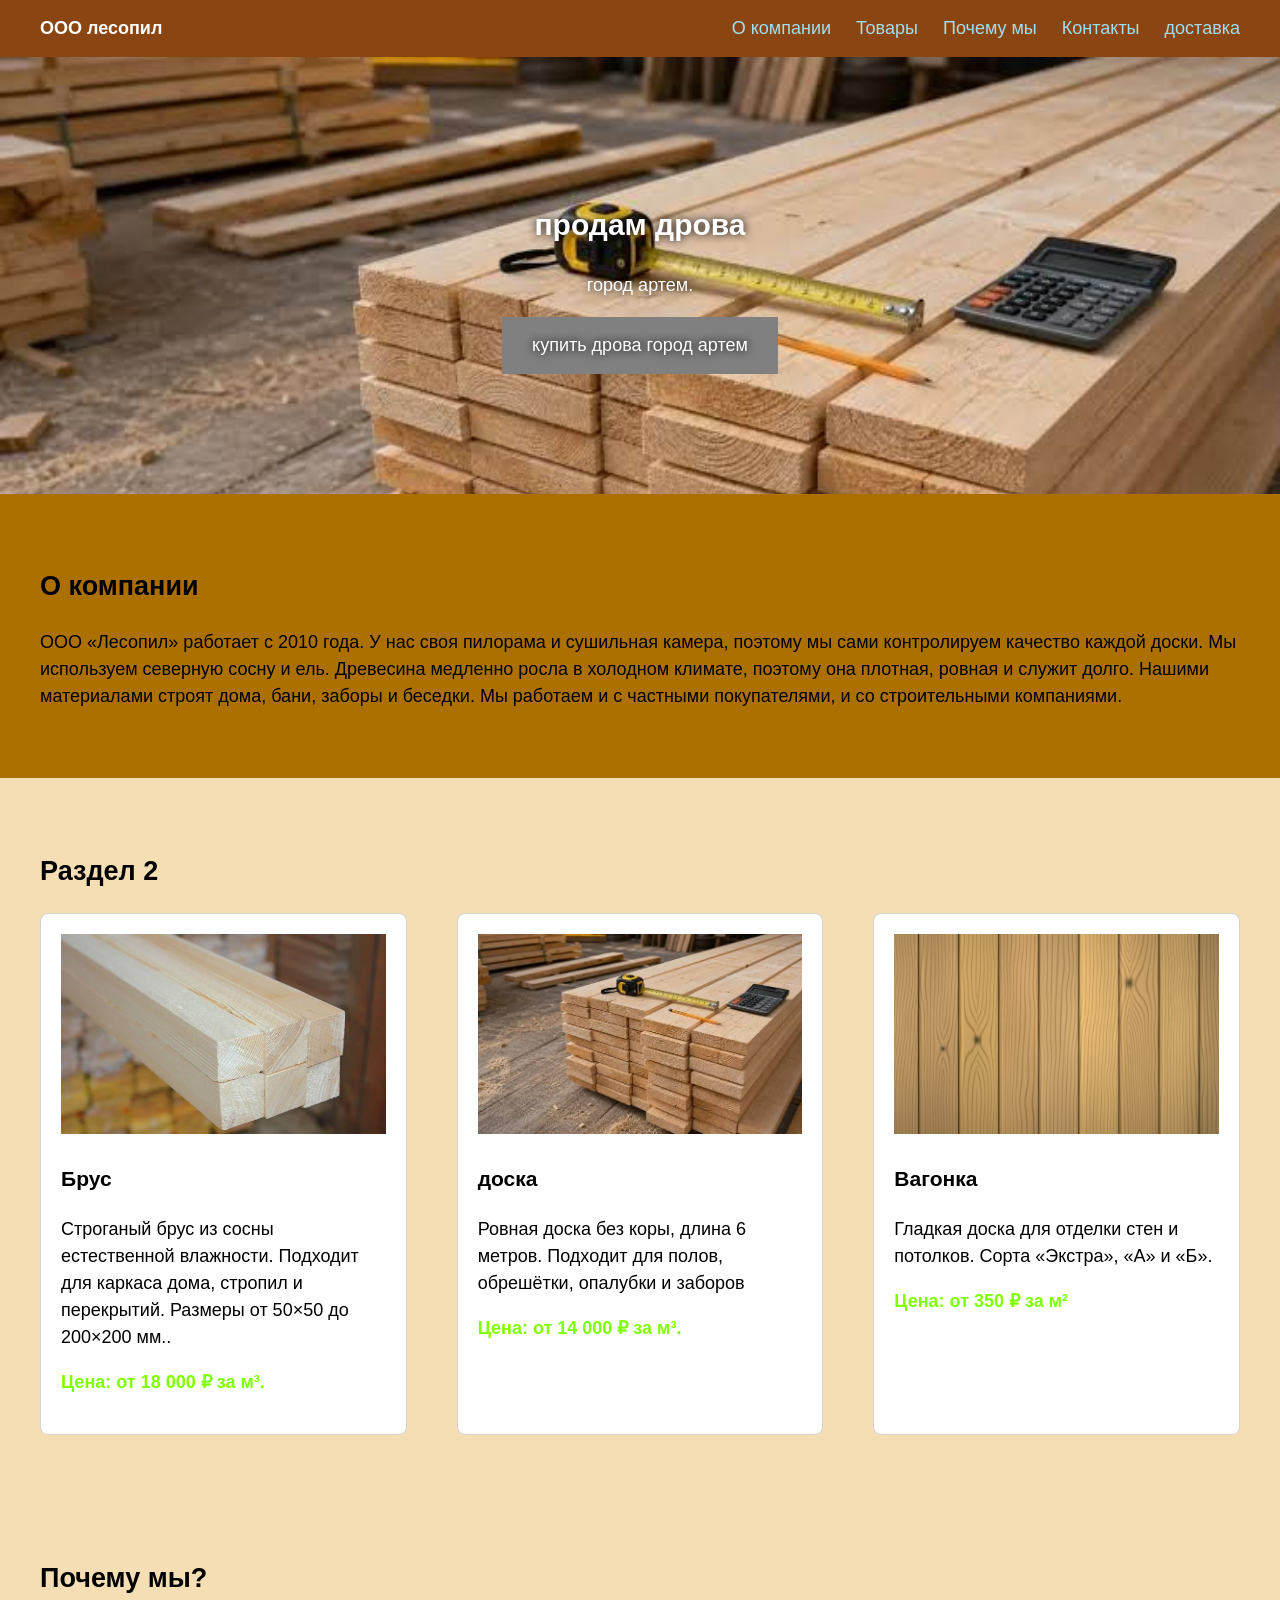
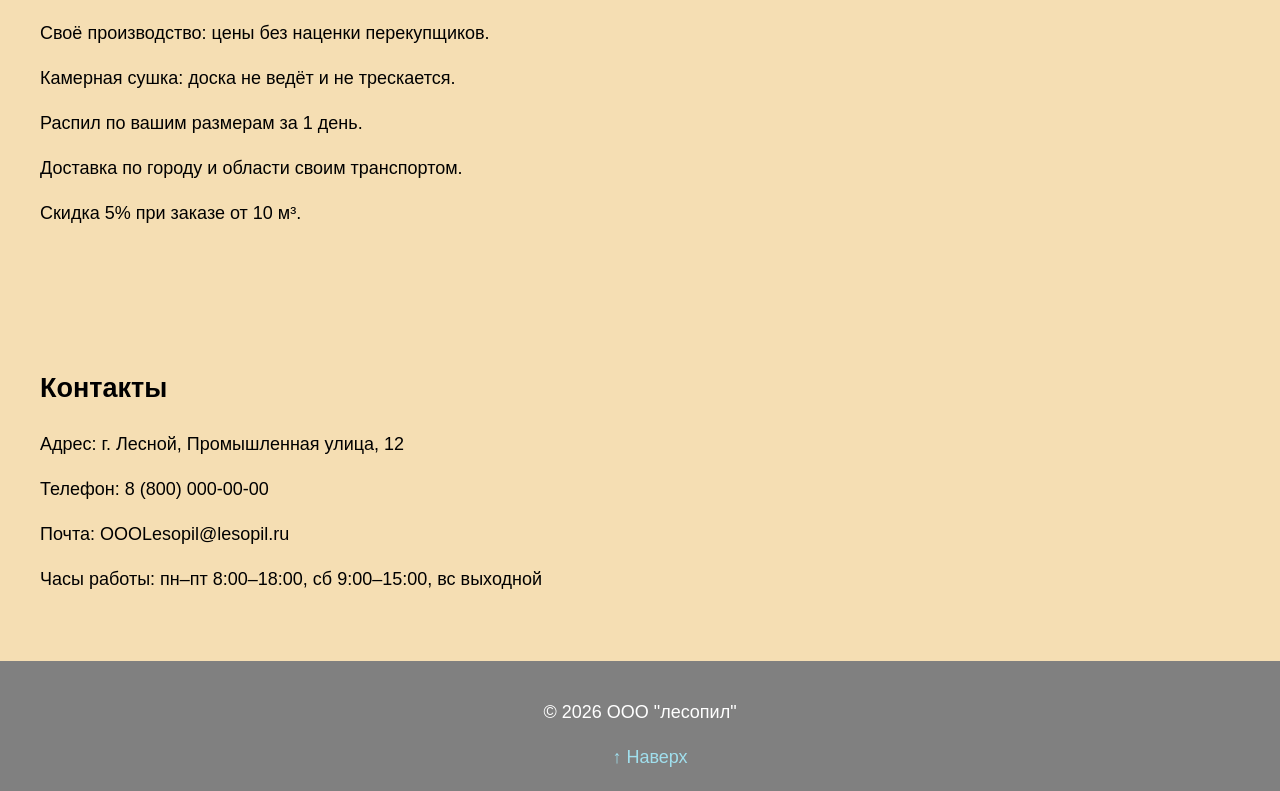
<file: index.html>
<!DOCTYPE html>
<html lang="ru">
<head>
  <meta charset="UTF-8">
  <title>ООО лесопил</title> 
  <link rel="stylesheet" href="style.css">
</head>
<body>

  <!-- ШАБЛОН ЛЕНДИНГА. Найди все комментарии «ИСПРАВЬ» в этом файле и в style.css.
       Текст для сайта бери из файла tekst.txt -->

  <header id="top">
    <b class="logo">ООО лесопил</b> <!-- ИСПРАВЬ: название -->
    <nav>
      <!-- ИСПРАВЬ: в меню должно быть 4 пункта, и каждый должен вести к своему разделу -->
      <a href="#section1">О компании</a>
      <a href="#section2">Товары</a>
      <a href="#section3">Почему мы</a>
      <a href="#section4">Контакты</a>
      <a href="distivka.html">доставка</a>
    
    </nav>
  </header>

  <section class="hero">
    <h1>продам дрова</h1> <!-- ИСПРАВЬ: слоган -->
    <p>город артем.</p> <!-- ИСПРАВЬ -->
    <a href="#" class="button">купить дрова город артем</a> <!-- ИСПРАВЬ: текст кнопки и куда она ведёт -->
  </section>

  <section id="section1"> <!-- ИСПРАВЬ: дай понятный id, например about -->
    <h2>О компании</h2>
    <p> ООО «Лесопил» работает с 2010 года. У нас своя пилорама и сушильная камера, поэтому мы сами контролируем качество каждой доски. Мы используем северную сосну и ель. Древесина медленно росла в холодном климате, поэтому она плотная, ровная и служит долго. Нашими материалами строят дома, бани, заборы и беседки. Мы работаем и с частными покупателями, и со строительными компаниями.</p> <!-- ИСПРАВЬ: вставь 3 абзаца из tekst.txt -->
  </section>

  <section id="section2" class="light"> <!-- ИСПРАВЬ: id -->
    <h2>Раздел 2</h2>
    <div class="cards">
      <!-- ИСПРАВЬ: нужно 3 карточки: брус, доска, вагонка -->
      <div class="card">
        <img src="brus.jpg" alt="Товар"> <!-- ИСПРАВЬ: картинки не видно, такого файла нет -->
        <h3>Брус</h3>
        <p> Строганый брус из сосны естественной влажности. Подходит для каркаса дома, стропил и перекрытий. Размеры от 50×50 до 200×200 мм..</p>
        <p class="price"> Цена: от 18 000 ₽ за м³.</p>
      </div>
      <div class="card">
        <img src="doska.jpg" alt="Товар">
        <h3>доска</h3>
        <p>Ровная доска без коры, длина 6 метров. Подходит для полов, обрешётки, опалубки и заборов</p>
        <p class="price"> Цена: от 14 000 ₽ за м³.</p>
      </div>
      <div class="card">
        <img src="vagonka.jpg" alt="Товар">
        <h3>Вагонка </h3>
        <p>Гладкая доска для отделки стен и потолков. Сорта «Экстра», «А» и «Б».</p>
        <p class="price">Цена: от 350 ₽ за м²</p>
      </div>
    </div>
  </section>
  <section id = "section3" class="light">
    <h1>Почему мы?</h1>
    <p>Своё производство: цены без наценки перекупщиков.</p>
<p>Камерная сушка: доска не ведёт и не трескается.</p>
<p>Распил по вашим размерам за 1 день.</p>
<p>Доставка по городу и области своим транспортом.</p>
<p>Скидка 5% при заказе от 10 м³.</p>
  </section>
  <section id = "section4" class="light">
    <h1>Контакты</h1>
    <p> Адрес: г. Лесной, Промышленная улица, 12</p> <p>Телефон: 8 (800) 000-00-00</p> <p>Почта: OOOLesopil@lesopil.ru</p> <p>Часы работы: пн–пт 8:00–18:00, сб 9:00–15:00, вс выходной</p>
  </section>

  <!-- ИСПРАВЬ: не хватает разделов «Почему мы» (список преимуществ) и «Контакты» -->

  <footer>
    <p>© 2026 ООО "лесопил"</p> <!-- ИСПРАВЬ -->
    <a href="#top">↑ Наверх</a>
  </footer>

</body>
</html>
</file>
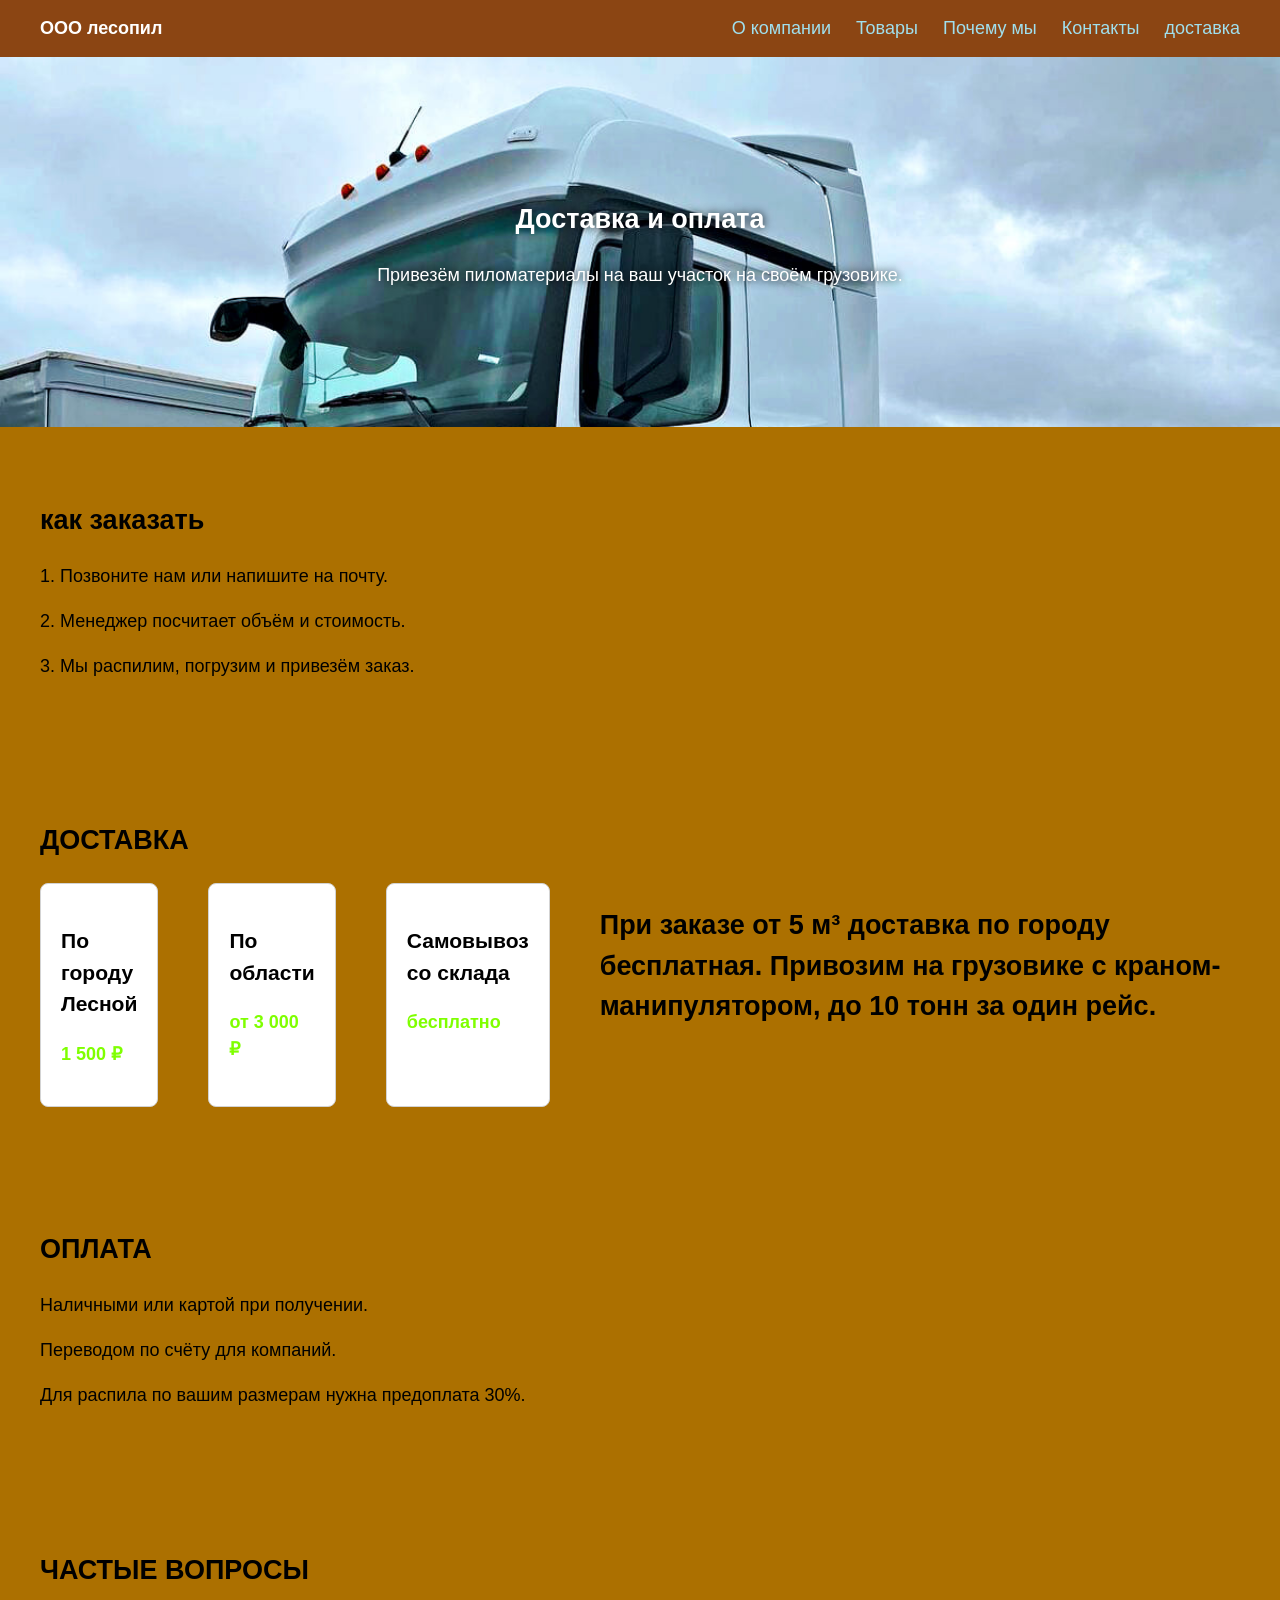
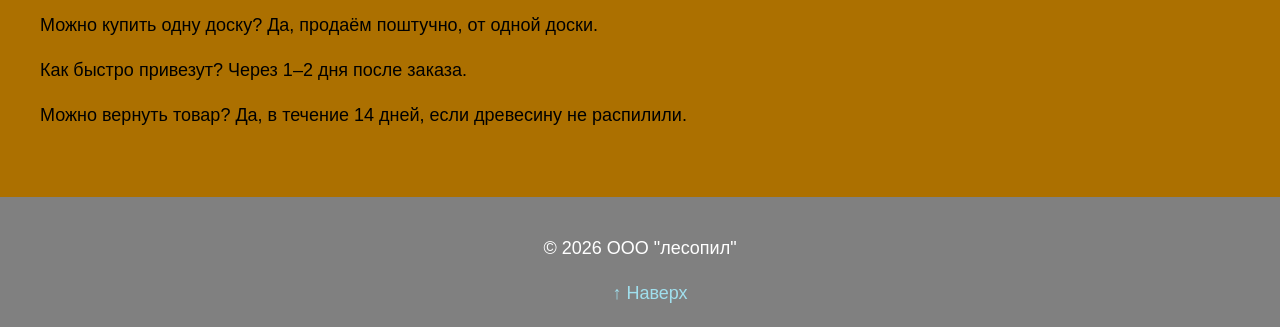
<file: distivka.html>
<!DOCTYPE html>
<html lang="ru">
<head>
    <meta charset="UTF-8">
    <meta name="viewport" content="width=device-width, initial-scale=1.0">
    <title>доставка лесопил</title>
    <link rel="stylesheet" href="style.css">
</head>
<body>
   <header id="top">
    <b class="logo">ООО лесопил</b> <!-- ИСПРАВЬ: название -->
    <nav>
      <!-- ИСПРАВЬ: в меню должно быть 4 пункта, и каждый должен вести к своему разделу -->
      <a href="index.html#section1">О компании</a>
      <a href="index.html#section2">Товары</a>
      <a href="index.html#section3">Почему мы</a>
      <a href="index.html#section4">Контакты</a>
      <a href="distivka.html">доставка</a>
    </nav>
  </header>  
  <section class="hero2">
    <h1>Доставка и оплата</h1> <!-- ИСПРАВЬ: слоган -->
    <p>Привезём пиломатериалы на ваш участок на своём грузовике.</p> <!-- ИСПРАВЬ -->
  </section>
  <section id="section1"> <!-- ИСПРАВЬ: дай понятный id, например about -->
    <h2>как заказать</h2>
    <p> 1. Позвоните нам или напишите на почту.</p>
    <p>2. Менеджер посчитает объём и стоимость.</p>
    <p>3. Мы распилим, погрузим и привезём заказ.</p> <!-- ИСПРАВЬ: вставь 3 абзаца из tekst.txt -->
  </section>
  <section id="section1"> <!-- ИСПРАВЬ: дай понятный id, например about -->
    <h2>ДОСТАВКА</h2>
    <div class="cards">
      <!-- ИСПРАВЬ: нужно 3 карточки: брус, доска, вагонка -->
      <div class="card">
        <h3>По городу Лесной</h3>
        <p class="price">1 500 ₽ </p>
      </div>
      <div class="card">
        <h3>По области</h3>
        <p class="price"> от 3 000 ₽</p>
      </div>
      <div class="card">
        <h3>Самовывоз со склада</h3>
        <p class="price">бесплатно</p>
      </div>
      <H1>При заказе от 5 м³ доставка по городу бесплатная.
Привозим на грузовике с краном-манипулятором, до 10 тонн за один рейс.</H1>
    </div>
  </section>
  <section id="section1"> <!-- ИСПРАВЬ: дай понятный id, например about -->
    <h2>ОПЛАТА</h2>
    <p>Наличными или картой при получении.</p>
    <p>Переводом по счёту для компаний.</p>
    <p>Для распила по вашим размерам нужна предоплата 30%.</p> 
  </section>
  <section id="section1"> <!-- ИСПРАВЬ: дай понятный id, например about -->
    <h2>ЧАСТЫЕ ВОПРОСЫ</h2>
    <p>Можно купить одну доску?
Да, продаём поштучно, от одной доски.</p>

<p>Как быстро привезут?
Через 1–2 дня после заказа.</p>

<p>Можно вернуть товар?
Да, в течение 14 дней, если древесину не распилили.
</p> <!-- ИСПРАВЬ: вставь 3 абзаца из tekst.txt -->
  </section>
   <footer>
    <p>© 2026 ООО "лесопил"</p> <!-- ИСПРАВЬ -->
    <a href="#top">↑ Наверх</a>
  </footer>

</body>
</html>
</file>
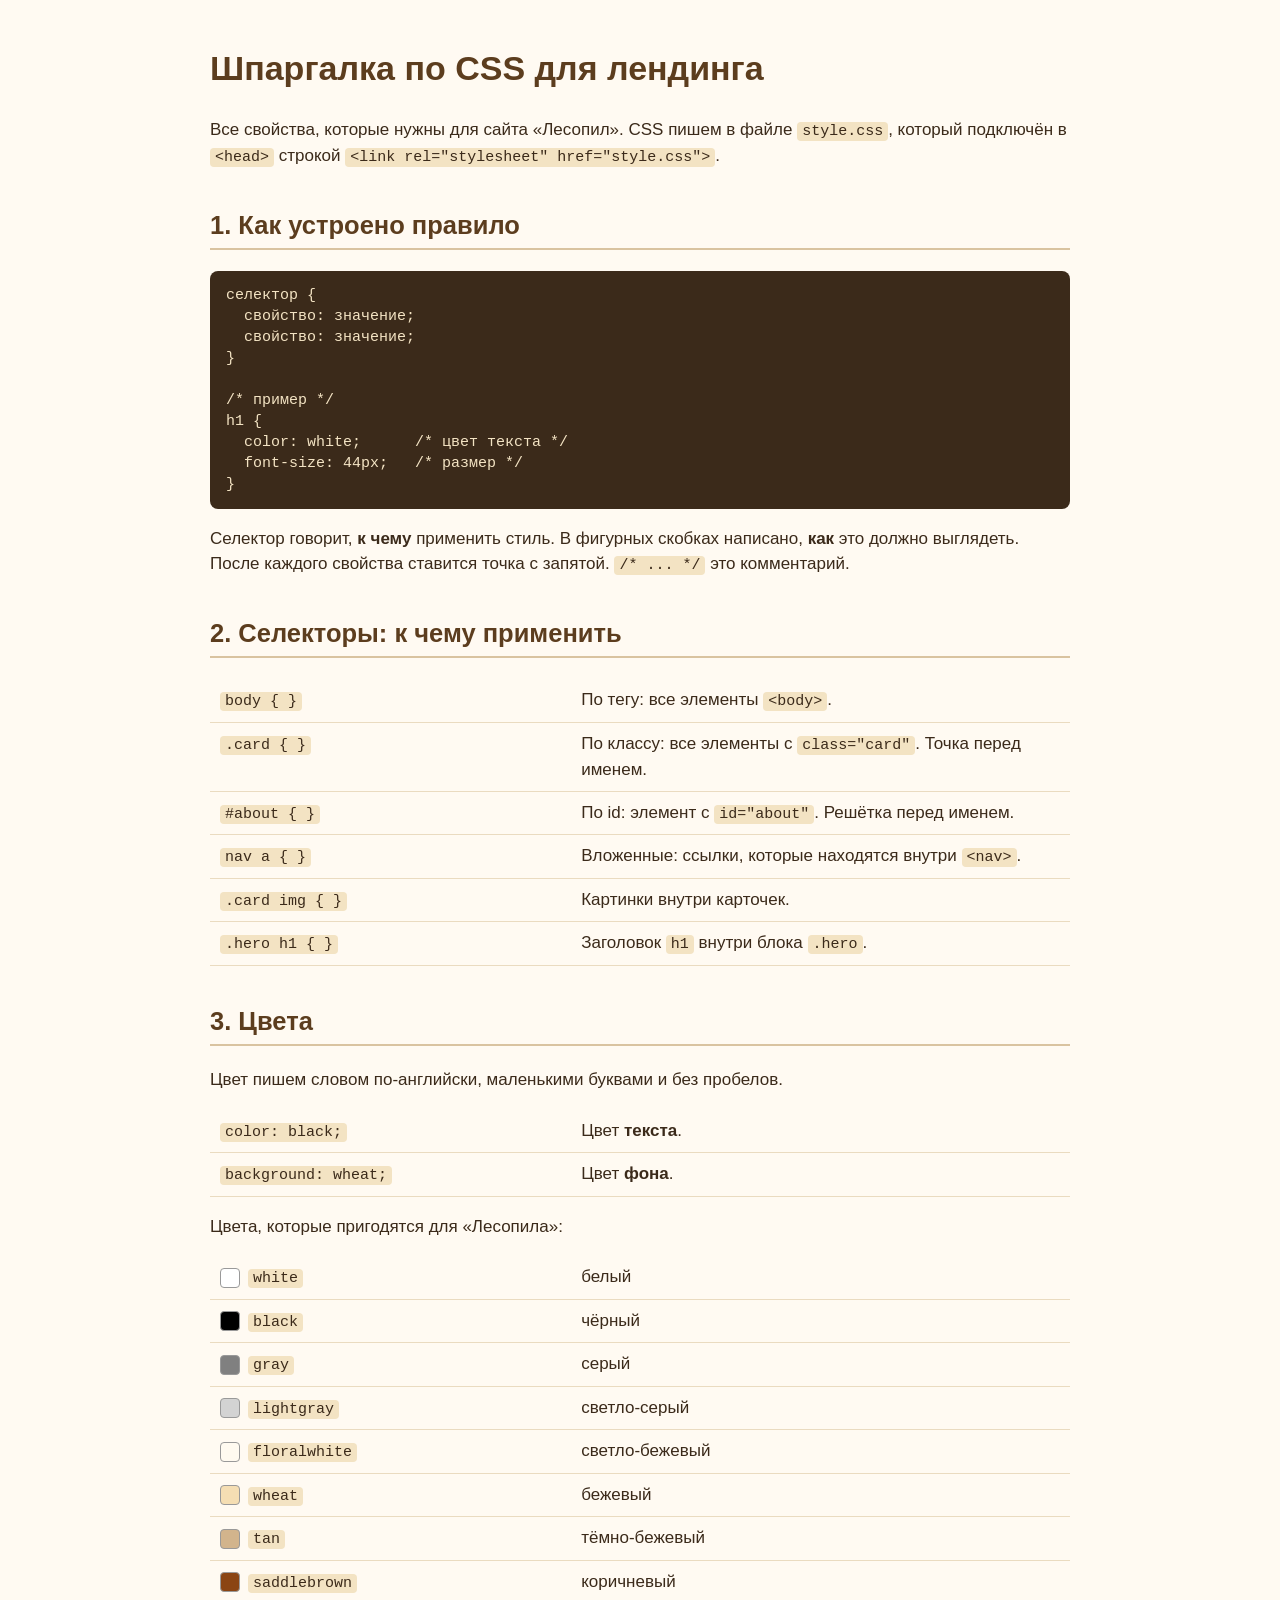
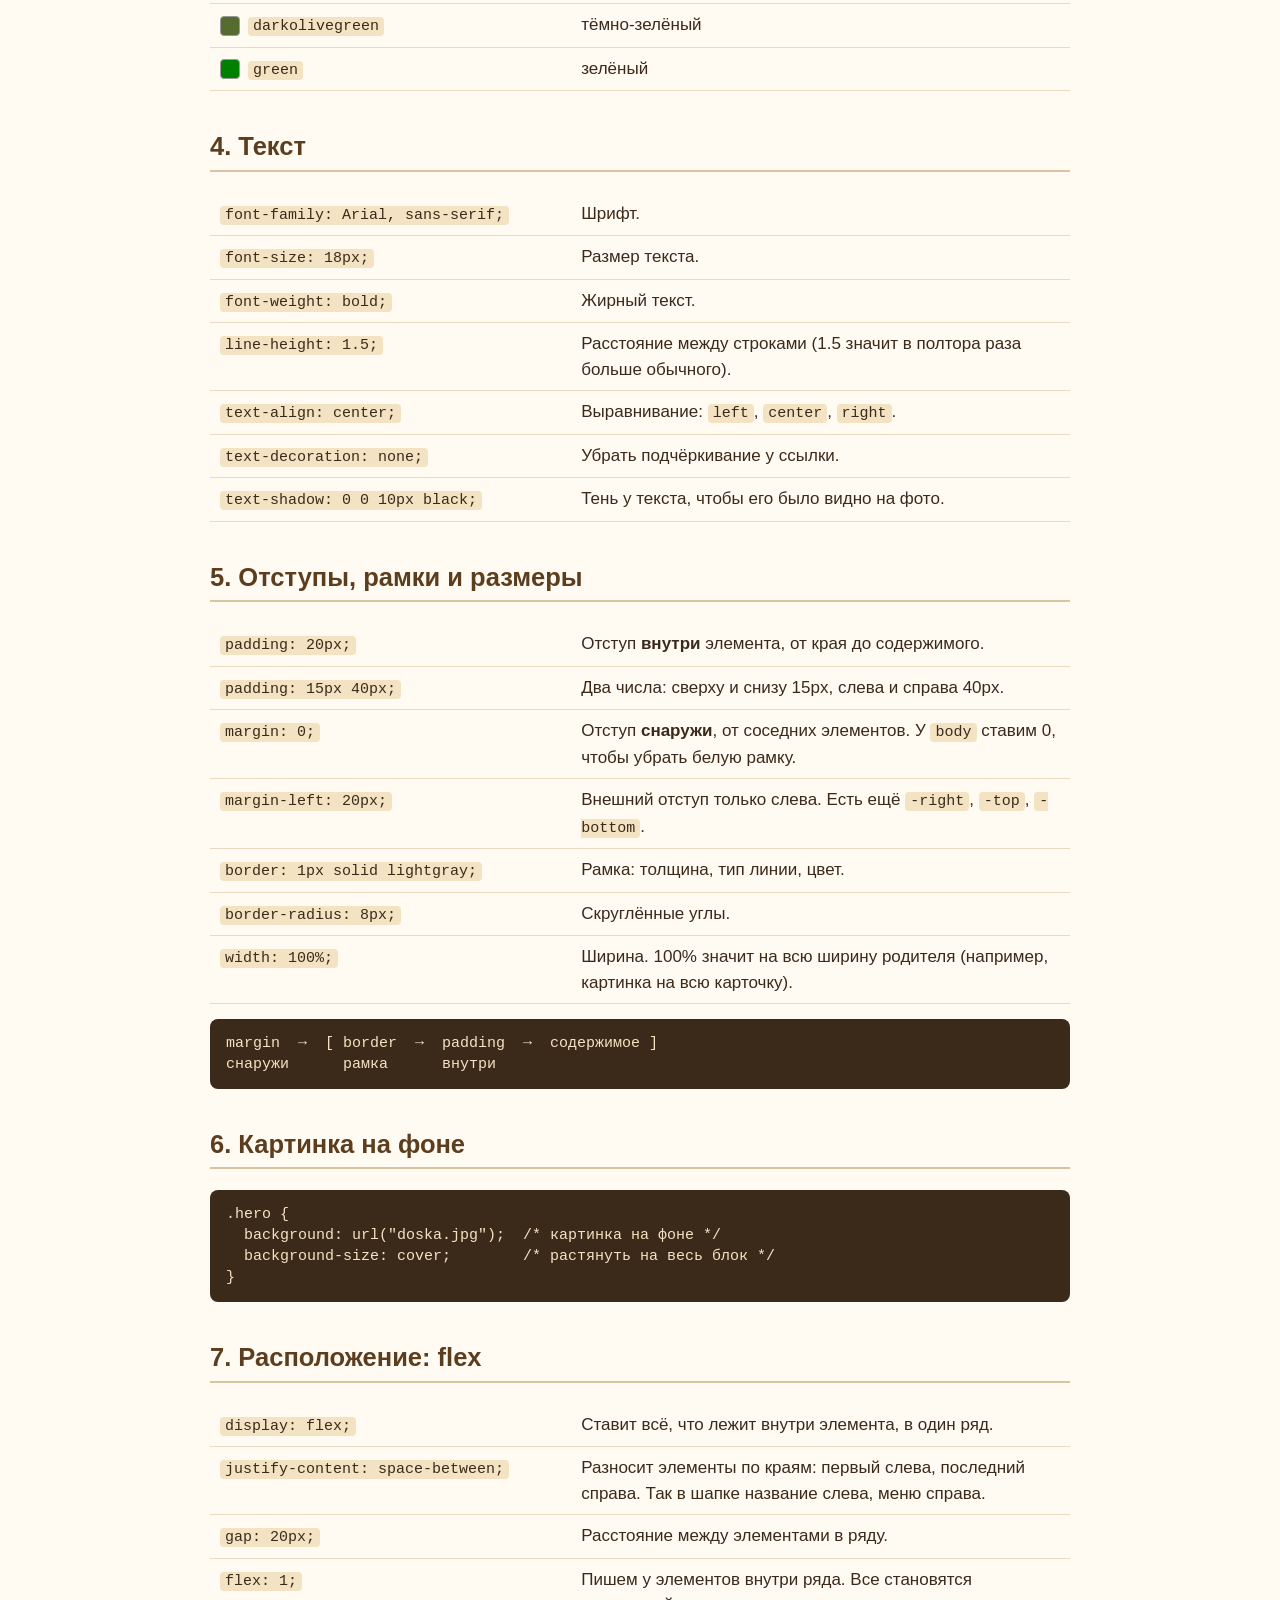
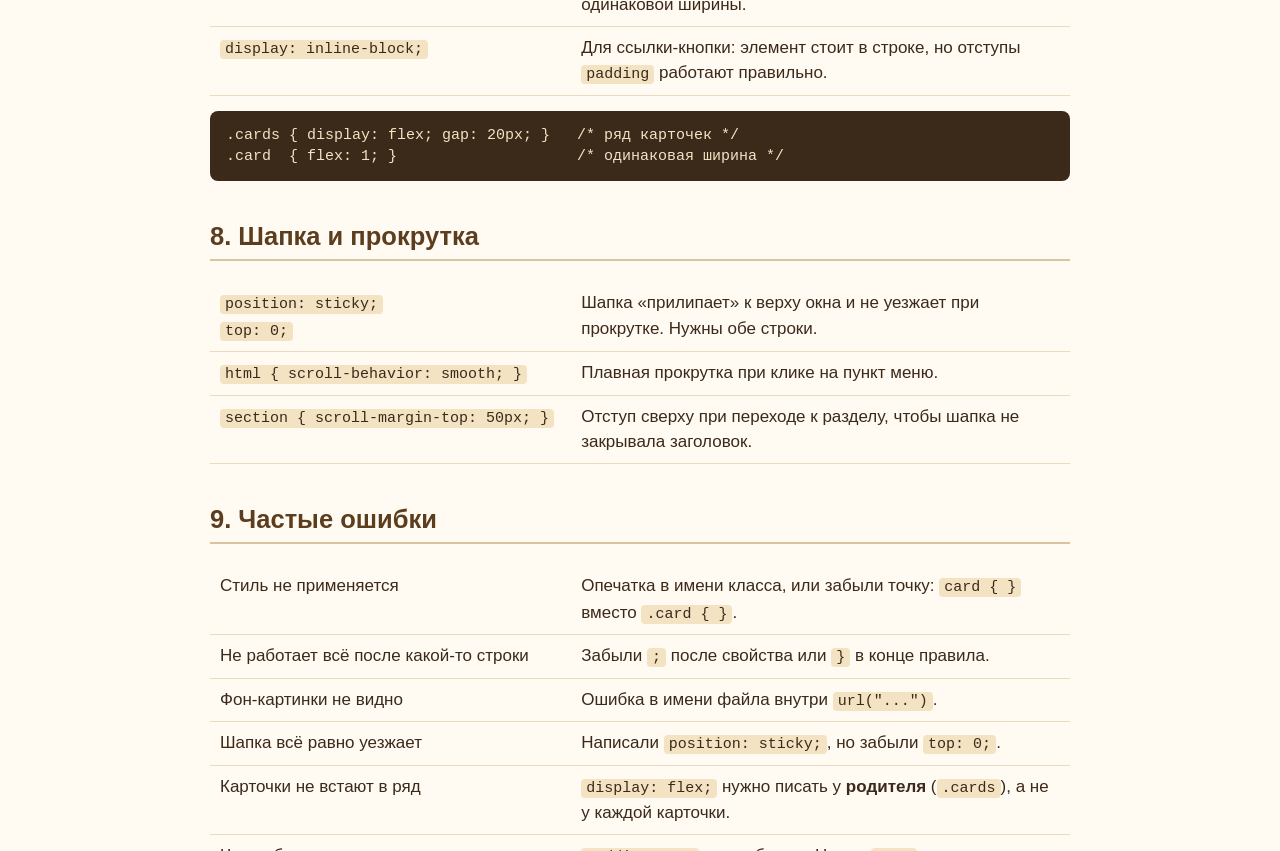
<file: shpargalka-css.html>
<!DOCTYPE html>
<html lang="ru">
<head>
  <meta charset="UTF-8">
  <title>Шпаргалка по CSS</title>
  <style>
    body { margin: 0 auto; max-width: 860px; padding: 20px 30px; font-family: Arial, sans-serif; font-size: 17px; line-height: 1.5; color: #3b2a1a; background: #fffaf2; }
    h1 { color: #5c3d1e; }
    h2 { margin-top: 36px; padding-bottom: 4px; border-bottom: 2px solid #d9c3a0; color: #5c3d1e; }
    table { width: 100%; border-collapse: collapse; }
    td { padding: 8px 10px; border-bottom: 1px solid #eadbc0; vertical-align: top; }
    td:first-child { width: 42%; }
    code { font-family: Consolas, monospace; font-size: 15px; background: #f3e3c3; padding: 1px 5px; border-radius: 4px; }
    pre { background: #3b2a1a; color: #f3e3c3; padding: 14px 16px; border-radius: 8px; overflow-x: auto; font-size: 15px; line-height: 1.4; }
    pre code { background: none; padding: 0; color: inherit; }
  </style>
</head>
<body>

<h1>Шпаргалка по CSS для лендинга</h1>
<p>Все свойства, которые нужны для сайта «Лесопил». CSS пишем в файле <code>style.css</code>, который подключён в <code>&lt;head&gt;</code> строкой <code>&lt;link rel="stylesheet" href="style.css"&gt;</code>.</p>

<h2>1. Как устроено правило</h2>
<pre><code>селектор {
  свойство: значение;
  свойство: значение;
}

/* пример */
h1 {
  color: white;      /* цвет текста */
  font-size: 44px;   /* размер */
}</code></pre>
<p>Селектор говорит, <b>к чему</b> применить стиль. В фигурных скобках написано, <b>как</b> это должно выглядеть. После каждого свойства ставится точка с запятой. <code>/* ... */</code> это комментарий.</p>

<h2>2. Селекторы: к чему применить</h2>
<table>
  <tr><td><code>body { }</code></td><td>По тегу: все элементы <code>&lt;body&gt;</code>.</td></tr>
  <tr><td><code>.card { }</code></td><td>По классу: все элементы с <code>class="card"</code>. Точка перед именем.</td></tr>
  <tr><td><code>#about { }</code></td><td>По id: элемент с <code>id="about"</code>. Решётка перед именем.</td></tr>
  <tr><td><code>nav a { }</code></td><td>Вложенные: ссылки, которые находятся внутри <code>&lt;nav&gt;</code>.</td></tr>
  <tr><td><code>.card img { }</code></td><td>Картинки внутри карточек.</td></tr>
  <tr><td><code>.hero h1 { }</code></td><td>Заголовок <code>h1</code> внутри блока <code>.hero</code>.</td></tr>
</table>

<h2>3. Цвета</h2>
<p>Цвет пишем словом по-английски, маленькими буквами и без пробелов.</p>
<table>
  <tr><td><code>color: black;</code></td><td>Цвет <b>текста</b>.</td></tr>
  <tr><td><code>background: wheat;</code></td><td>Цвет <b>фона</b>.</td></tr>
</table>
<p>Цвета, которые пригодятся для «Лесопила»:</p>
<table>
<tr><td><span style="display:inline-block;width:18px;height:18px;border-radius:4px;border:1px solid #999;vertical-align:middle;margin-right:8px;background:white"></span><code>white</code></td><td>белый</td></tr><tr><td><span style="display:inline-block;width:18px;height:18px;border-radius:4px;border:1px solid #999;vertical-align:middle;margin-right:8px;background:black"></span><code>black</code></td><td>чёрный</td></tr><tr><td><span style="display:inline-block;width:18px;height:18px;border-radius:4px;border:1px solid #999;vertical-align:middle;margin-right:8px;background:gray"></span><code>gray</code></td><td>серый</td></tr><tr><td><span style="display:inline-block;width:18px;height:18px;border-radius:4px;border:1px solid #999;vertical-align:middle;margin-right:8px;background:lightgray"></span><code>lightgray</code></td><td>светло-серый</td></tr><tr><td><span style="display:inline-block;width:18px;height:18px;border-radius:4px;border:1px solid #999;vertical-align:middle;margin-right:8px;background:floralwhite"></span><code>floralwhite</code></td><td>светло-бежевый</td></tr><tr><td><span style="display:inline-block;width:18px;height:18px;border-radius:4px;border:1px solid #999;vertical-align:middle;margin-right:8px;background:wheat"></span><code>wheat</code></td><td>бежевый</td></tr><tr><td><span style="display:inline-block;width:18px;height:18px;border-radius:4px;border:1px solid #999;vertical-align:middle;margin-right:8px;background:tan"></span><code>tan</code></td><td>тёмно-бежевый</td></tr><tr><td><span style="display:inline-block;width:18px;height:18px;border-radius:4px;border:1px solid #999;vertical-align:middle;margin-right:8px;background:saddlebrown"></span><code>saddlebrown</code></td><td>коричневый</td></tr><tr><td><span style="display:inline-block;width:18px;height:18px;border-radius:4px;border:1px solid #999;vertical-align:middle;margin-right:8px;background:darkolivegreen"></span><code>darkolivegreen</code></td><td>тёмно-зелёный</td></tr><tr><td><span style="display:inline-block;width:18px;height:18px;border-radius:4px;border:1px solid #999;vertical-align:middle;margin-right:8px;background:green"></span><code>green</code></td><td>зелёный</td></tr>
</table>

<h2>4. Текст</h2>
<table>
  <tr><td><code>font-family: Arial, sans-serif;</code></td><td>Шрифт.</td></tr>
  <tr><td><code>font-size: 18px;</code></td><td>Размер текста.</td></tr>
  <tr><td><code>font-weight: bold;</code></td><td>Жирный текст.</td></tr>
  <tr><td><code>line-height: 1.5;</code></td><td>Расстояние между строками (1.5 значит в полтора раза больше обычного).</td></tr>
  <tr><td><code>text-align: center;</code></td><td>Выравнивание: <code>left</code>, <code>center</code>, <code>right</code>.</td></tr>
  <tr><td><code>text-decoration: none;</code></td><td>Убрать подчёркивание у ссылки.</td></tr>
  <tr><td><code>text-shadow: 0 0 10px black;</code></td><td>Тень у текста, чтобы его было видно на фото.</td></tr>
</table>

<h2>5. Отступы, рамки и размеры</h2>
<table>
  <tr><td><code>padding: 20px;</code></td><td>Отступ <b>внутри</b> элемента, от края до содержимого.</td></tr>
  <tr><td><code>padding: 15px 40px;</code></td><td>Два числа: сверху и снизу 15px, слева и справа 40px.</td></tr>
  <tr><td><code>margin: 0;</code></td><td>Отступ <b>снаружи</b>, от соседних элементов. У <code>body</code> ставим 0, чтобы убрать белую рамку.</td></tr>
  <tr><td><code>margin-left: 20px;</code></td><td>Внешний отступ только слева. Есть ещё <code>-right</code>, <code>-top</code>, <code>-bottom</code>.</td></tr>
  <tr><td><code>border: 1px solid lightgray;</code></td><td>Рамка: толщина, тип линии, цвет.</td></tr>
  <tr><td><code>border-radius: 8px;</code></td><td>Скруглённые углы.</td></tr>
  <tr><td><code>width: 100%;</code></td><td>Ширина. 100% значит на всю ширину родителя (например, картинка на всю карточку).</td></tr>
</table>
<pre><code>margin  →  [ border  →  padding  →  содержимое ]
снаружи      рамка      внутри</code></pre>

<h2>6. Картинка на фоне</h2>
<pre><code>.hero {
  background: url("doska.jpg");  /* картинка на фоне */
  background-size: cover;        /* растянуть на весь блок */
}</code></pre>

<h2>7. Расположение: flex</h2>
<table>
  <tr><td><code>display: flex;</code></td><td>Ставит всё, что лежит внутри элемента, в один ряд.</td></tr>
  <tr><td><code>justify-content: space-between;</code></td><td>Разносит элементы по краям: первый слева, последний справа. Так в шапке название слева, меню справа.</td></tr>
  <tr><td><code>gap: 20px;</code></td><td>Расстояние между элементами в ряду.</td></tr>
  <tr><td><code>flex: 1;</code></td><td>Пишем у элементов внутри ряда. Все становятся одинаковой ширины.</td></tr>
  <tr><td><code>display: inline-block;</code></td><td>Для ссылки-кнопки: элемент стоит в строке, но отступы <code>padding</code> работают правильно.</td></tr>
</table>
<pre><code>.cards { display: flex; gap: 20px; }   /* ряд карточек */
.card  { flex: 1; }                    /* одинаковая ширина */</code></pre>

<h2>8. Шапка и прокрутка</h2>
<table>
  <tr><td><code>position: sticky;</code><br><code>top: 0;</code></td><td>Шапка «прилипает» к верху окна и не уезжает при прокрутке. Нужны обе строки.</td></tr>
  <tr><td><code>html { scroll-behavior: smooth; }</code></td><td>Плавная прокрутка при клике на пункт меню.</td></tr>
  <tr><td><code>section { scroll-margin-top: 50px; }</code></td><td>Отступ сверху при переходе к разделу, чтобы шапка не закрывала заголовок.</td></tr>
</table>

<h2>9. Частые ошибки</h2>
<table>
  <tr><td>Стиль не применяется</td><td>Опечатка в имени класса, или забыли точку: <code>card { }</code> вместо <code>.card { }</code>.</td></tr>
  <tr><td>Не работает всё после какой-то строки</td><td>Забыли <code>;</code> после свойства или <code>}</code> в конце правила.</td></tr>
  <tr><td>Фон-картинки не видно</td><td>Ошибка в имени файла внутри <code>url("...")</code>.</td></tr>
  <tr><td>Шапка всё равно уезжает</td><td>Написали <code>position: sticky;</code>, но забыли <code>top: 0;</code>.</td></tr>
  <tr><td>Карточки не встают в ряд</td><td><code>display: flex;</code> нужно писать у <b>родителя</b> (<code>.cards</code>), а не у каждой карточки.</td></tr>
  <tr><td>Число без единиц</td><td><code>padding: 20;</code> не сработает. Нужно <code>20px</code>.</td></tr>
</table>

</body>
</html>
</file>
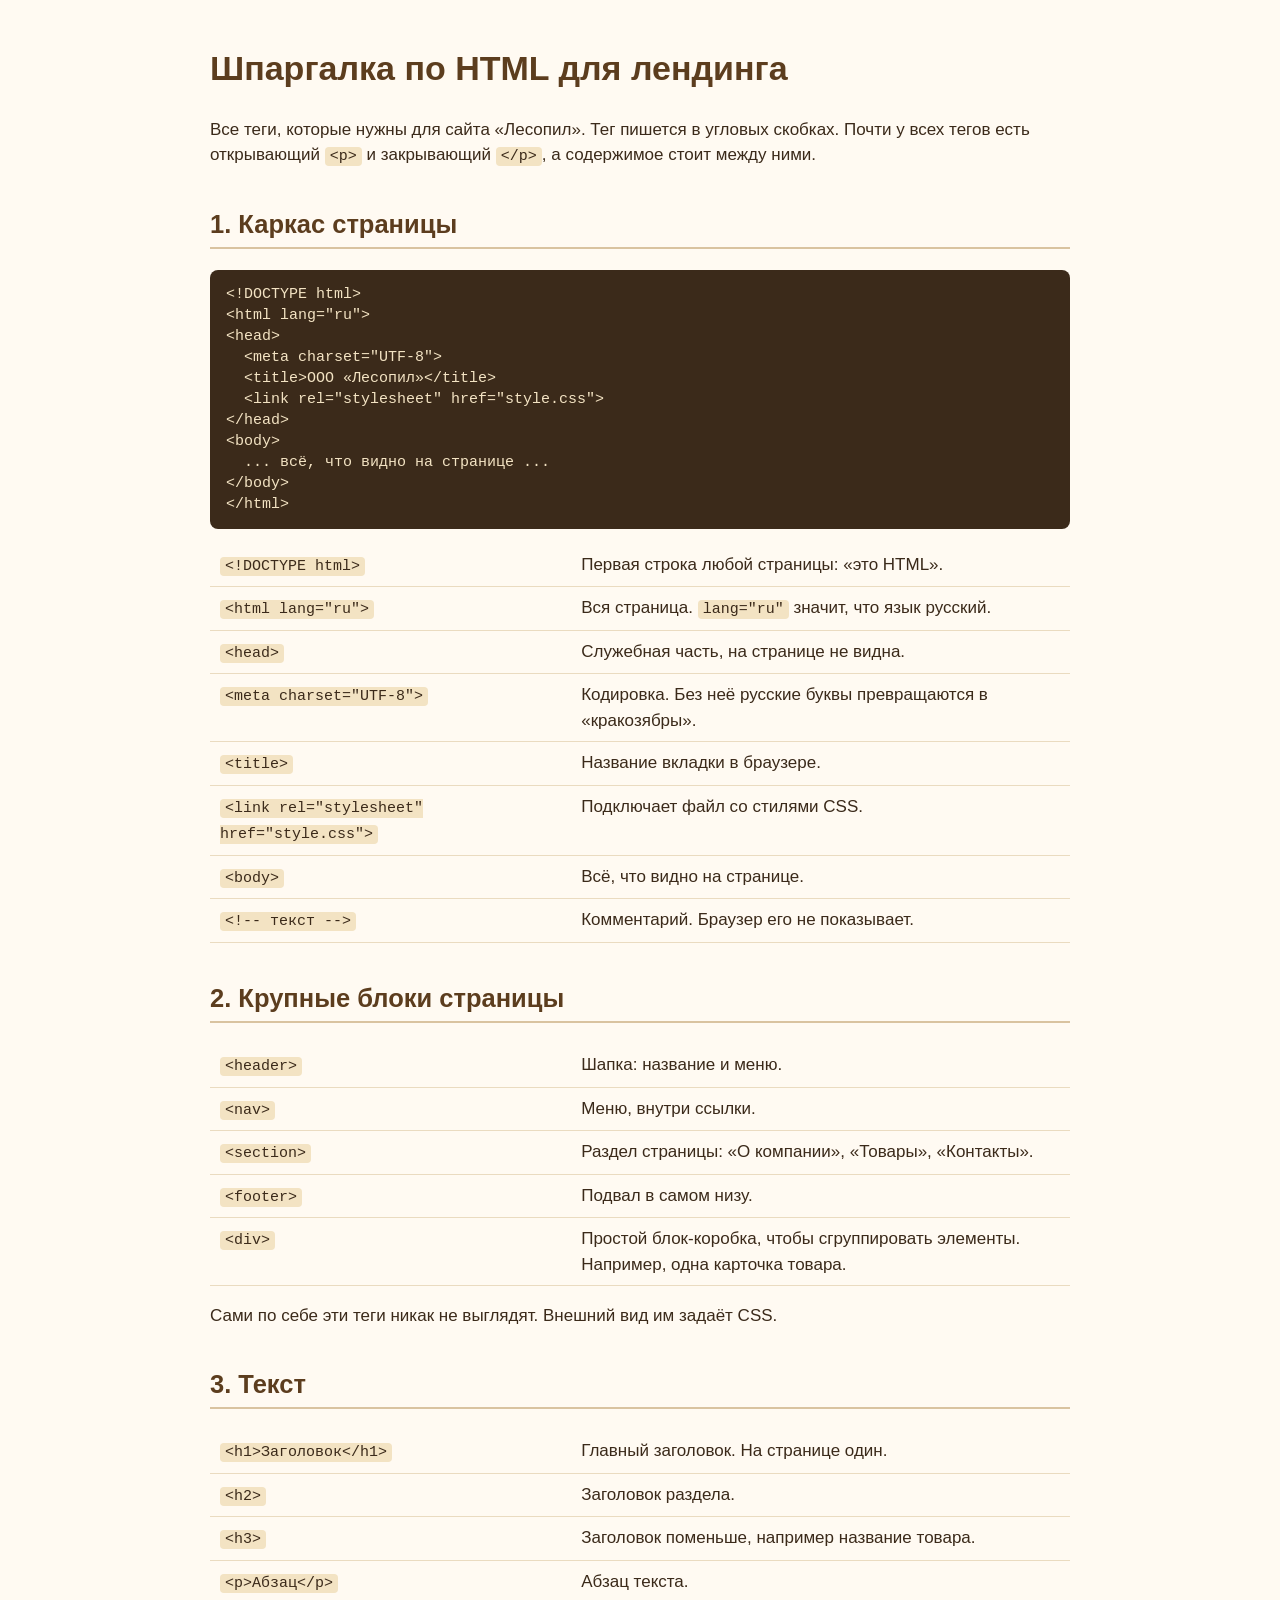
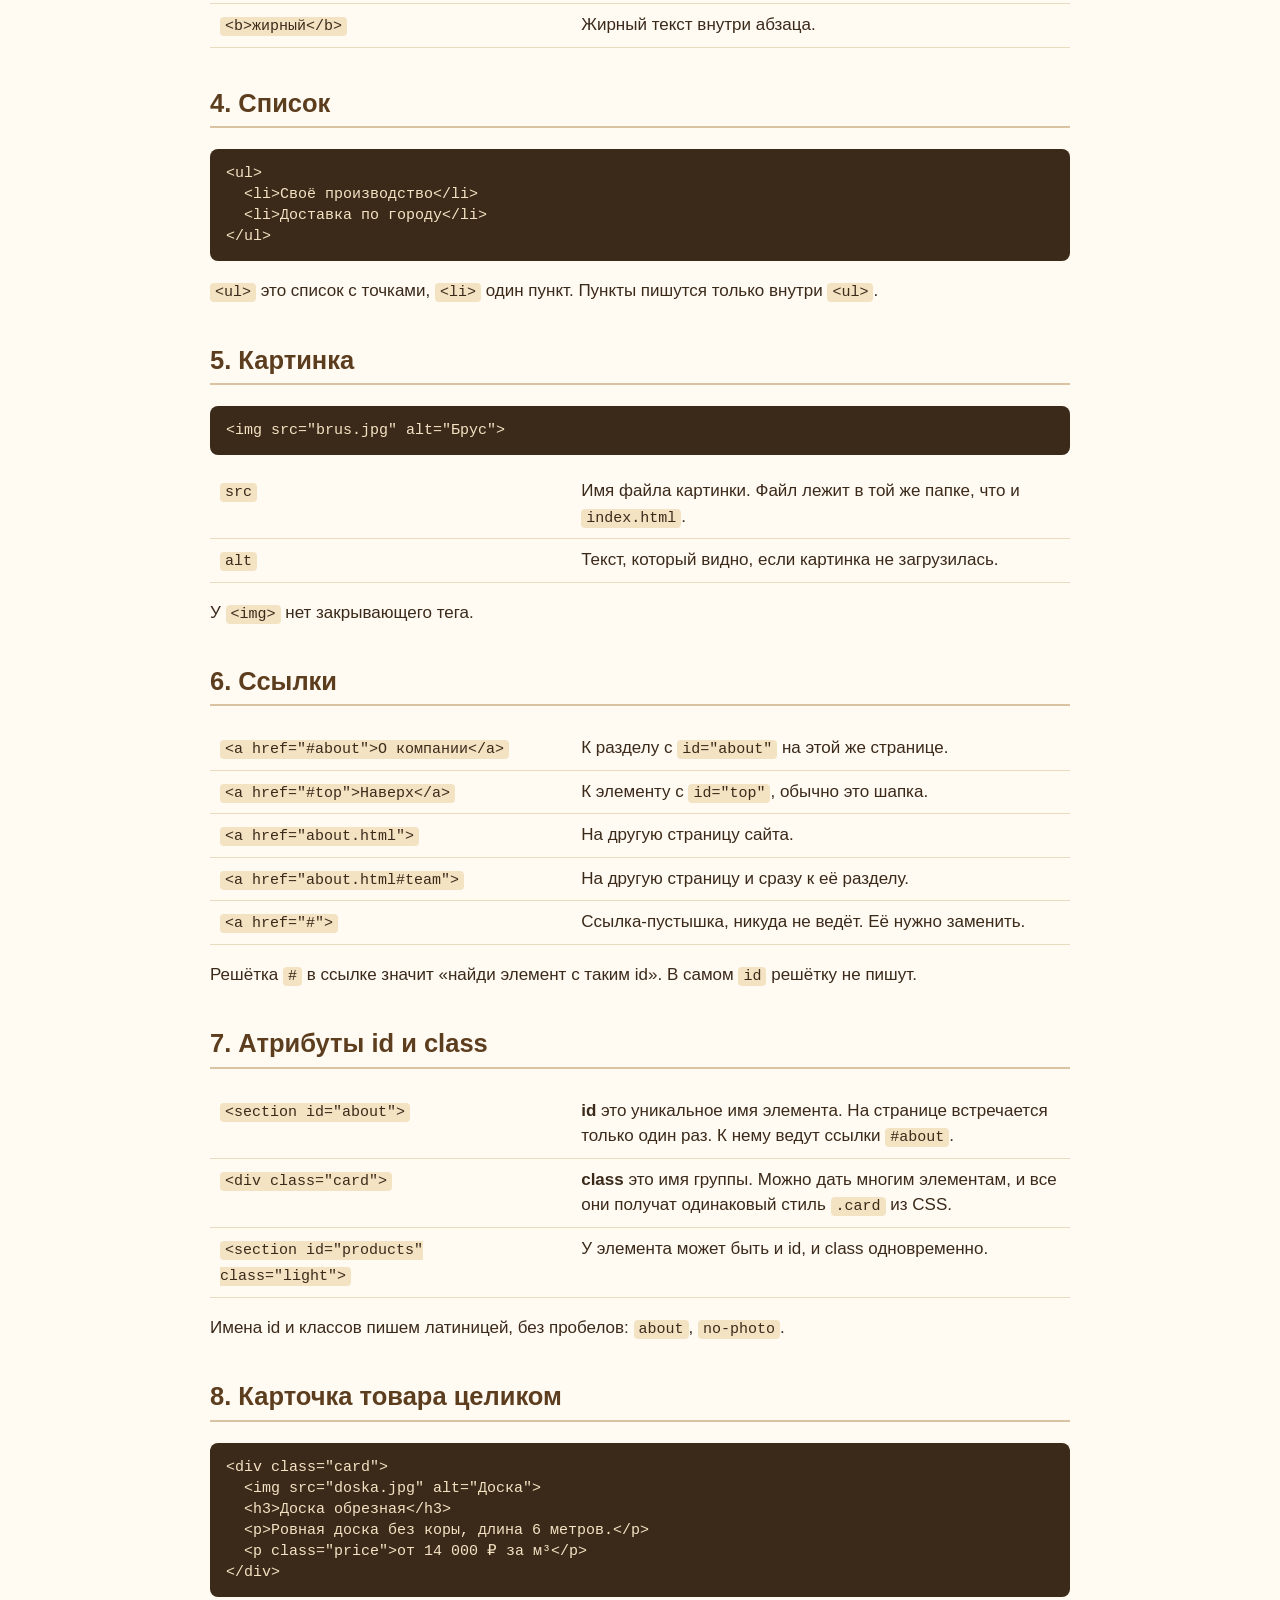
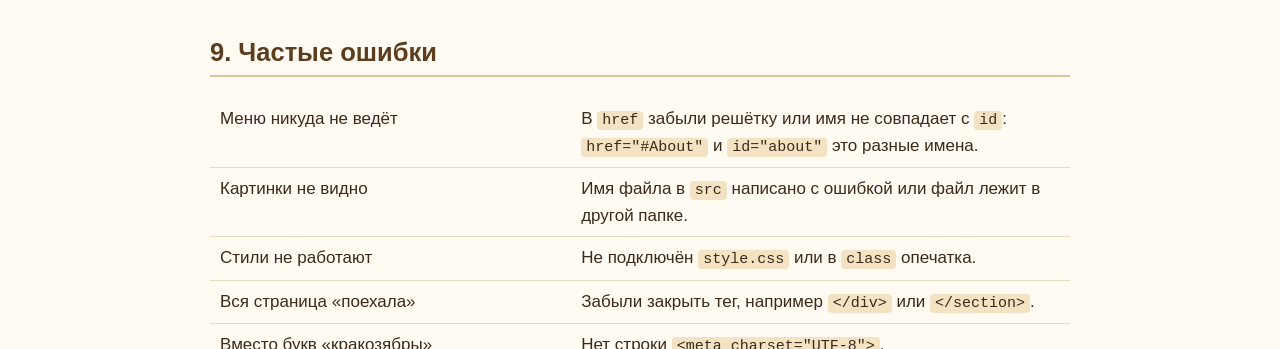
<file: shpargalka-html.html>
<!DOCTYPE html>
<html lang="ru">
<head>
  <meta charset="UTF-8">
  <title>Шпаргалка по HTML</title>
  <style>
    body { margin: 0 auto; max-width: 860px; padding: 20px 30px; font-family: Arial, sans-serif; font-size: 17px; line-height: 1.5; color: #3b2a1a; background: #fffaf2; }
    h1 { color: #5c3d1e; }
    h2 { margin-top: 36px; padding-bottom: 4px; border-bottom: 2px solid #d9c3a0; color: #5c3d1e; }
    table { width: 100%; border-collapse: collapse; }
    td { padding: 8px 10px; border-bottom: 1px solid #eadbc0; vertical-align: top; }
    td:first-child { width: 42%; }
    code { font-family: Consolas, monospace; font-size: 15px; background: #f3e3c3; padding: 1px 5px; border-radius: 4px; }
    pre { background: #3b2a1a; color: #f3e3c3; padding: 14px 16px; border-radius: 8px; overflow-x: auto; font-size: 15px; line-height: 1.4; }
    pre code { background: none; padding: 0; color: inherit; }
  </style>
</head>
<body>

<h1>Шпаргалка по HTML для лендинга</h1>
<p>Все теги, которые нужны для сайта «Лесопил». Тег пишется в угловых скобках. Почти у всех тегов есть открывающий <code>&lt;p&gt;</code> и закрывающий <code>&lt;/p&gt;</code>, а содержимое стоит между ними.</p>

<h2>1. Каркас страницы</h2>
<pre><code>&lt;!DOCTYPE html&gt;
&lt;html lang="ru"&gt;
&lt;head&gt;
  &lt;meta charset="UTF-8"&gt;
  &lt;title&gt;ООО «Лесопил»&lt;/title&gt;
  &lt;link rel="stylesheet" href="style.css"&gt;
&lt;/head&gt;
&lt;body&gt;
  ... всё, что видно на странице ...
&lt;/body&gt;
&lt;/html&gt;</code></pre>
<table>
  <tr><td><code>&lt;!DOCTYPE html&gt;</code></td><td>Первая строка любой страницы: «это HTML».</td></tr>
  <tr><td><code>&lt;html lang="ru"&gt;</code></td><td>Вся страница. <code>lang="ru"</code> значит, что язык русский.</td></tr>
  <tr><td><code>&lt;head&gt;</code></td><td>Служебная часть, на странице не видна.</td></tr>
  <tr><td><code>&lt;meta charset="UTF-8"&gt;</code></td><td>Кодировка. Без неё русские буквы превращаются в «кракозябры».</td></tr>
  <tr><td><code>&lt;title&gt;</code></td><td>Название вкладки в браузере.</td></tr>
  <tr><td><code>&lt;link rel="stylesheet" href="style.css"&gt;</code></td><td>Подключает файл со стилями CSS.</td></tr>
  <tr><td><code>&lt;body&gt;</code></td><td>Всё, что видно на странице.</td></tr>
  <tr><td><code>&lt;!-- текст --&gt;</code></td><td>Комментарий. Браузер его не показывает.</td></tr>
</table>

<h2>2. Крупные блоки страницы</h2>
<table>
  <tr><td><code>&lt;header&gt;</code></td><td>Шапка: название и меню.</td></tr>
  <tr><td><code>&lt;nav&gt;</code></td><td>Меню, внутри ссылки.</td></tr>
  <tr><td><code>&lt;section&gt;</code></td><td>Раздел страницы: «О компании», «Товары», «Контакты».</td></tr>
  <tr><td><code>&lt;footer&gt;</code></td><td>Подвал в самом низу.</td></tr>
  <tr><td><code>&lt;div&gt;</code></td><td>Простой блок-коробка, чтобы сгруппировать элементы. Например, одна карточка товара.</td></tr>
</table>
<p>Сами по себе эти теги никак не выглядят. Внешний вид им задаёт CSS.</p>

<h2>3. Текст</h2>
<table>
  <tr><td><code>&lt;h1&gt;Заголовок&lt;/h1&gt;</code></td><td>Главный заголовок. На странице один.</td></tr>
  <tr><td><code>&lt;h2&gt;</code></td><td>Заголовок раздела.</td></tr>
  <tr><td><code>&lt;h3&gt;</code></td><td>Заголовок поменьше, например название товара.</td></tr>
  <tr><td><code>&lt;p&gt;Абзац&lt;/p&gt;</code></td><td>Абзац текста.</td></tr>
  <tr><td><code>&lt;b&gt;жирный&lt;/b&gt;</code></td><td>Жирный текст внутри абзаца.</td></tr>
</table>

<h2>4. Список</h2>
<pre><code>&lt;ul&gt;
  &lt;li&gt;Своё производство&lt;/li&gt;
  &lt;li&gt;Доставка по городу&lt;/li&gt;
&lt;/ul&gt;</code></pre>
<p><code>&lt;ul&gt;</code> это список с точками, <code>&lt;li&gt;</code> один пункт. Пункты пишутся только внутри <code>&lt;ul&gt;</code>.</p>

<h2>5. Картинка</h2>
<pre><code>&lt;img src="brus.jpg" alt="Брус"&gt;</code></pre>
<table>
  <tr><td><code>src</code></td><td>Имя файла картинки. Файл лежит в той же папке, что и <code>index.html</code>.</td></tr>
  <tr><td><code>alt</code></td><td>Текст, который видно, если картинка не загрузилась.</td></tr>
</table>
<p>У <code>&lt;img&gt;</code> нет закрывающего тега.</p>

<h2>6. Ссылки</h2>
<table>
  <tr><td><code>&lt;a href="#about"&gt;О компании&lt;/a&gt;</code></td><td>К разделу с <code>id="about"</code> на этой же странице.</td></tr>
  <tr><td><code>&lt;a href="#top"&gt;Наверх&lt;/a&gt;</code></td><td>К элементу с <code>id="top"</code>, обычно это шапка.</td></tr>
  <tr><td><code>&lt;a href="about.html"&gt;</code></td><td>На другую страницу сайта.</td></tr>
  <tr><td><code>&lt;a href="about.html#team"&gt;</code></td><td>На другую страницу и сразу к её разделу.</td></tr>
  <tr><td><code>&lt;a href="#"&gt;</code></td><td>Ссылка-пустышка, никуда не ведёт. Её нужно заменить.</td></tr>
</table>
<p>Решётка <code>#</code> в ссылке значит «найди элемент с таким id». В самом <code>id</code> решётку не пишут.</p>

<h2>7. Атрибуты id и class</h2>
<table>
  <tr><td><code>&lt;section id="about"&gt;</code></td><td><b>id</b> это уникальное имя элемента. На странице встречается только один раз. К нему ведут ссылки <code>#about</code>.</td></tr>
  <tr><td><code>&lt;div class="card"&gt;</code></td><td><b>class</b> это имя группы. Можно дать многим элементам, и все они получат одинаковый стиль <code>.card</code> из CSS.</td></tr>
  <tr><td><code>&lt;section id="products" class="light"&gt;</code></td><td>У элемента может быть и id, и class одновременно.</td></tr>
</table>
<p>Имена id и классов пишем латиницей, без пробелов: <code>about</code>, <code>no-photo</code>.</p>

<h2>8. Карточка товара целиком</h2>
<pre><code>&lt;div class="card"&gt;
  &lt;img src="doska.jpg" alt="Доска"&gt;
  &lt;h3&gt;Доска обрезная&lt;/h3&gt;
  &lt;p&gt;Ровная доска без коры, длина 6 метров.&lt;/p&gt;
  &lt;p class="price"&gt;от 14 000 ₽ за м³&lt;/p&gt;
&lt;/div&gt;</code></pre>

<h2>9. Частые ошибки</h2>
<table>
  <tr><td>Меню никуда не ведёт</td><td>В <code>href</code> забыли решётку или имя не совпадает с <code>id</code>: <code>href="#About"</code> и <code>id="about"</code> это разные имена.</td></tr>
  <tr><td>Картинки не видно</td><td>Имя файла в <code>src</code> написано с ошибкой или файл лежит в другой папке.</td></tr>
  <tr><td>Стили не работают</td><td>Не подключён <code>style.css</code> или в <code>class</code> опечатка.</td></tr>
  <tr><td>Вся страница «поехала»</td><td>Забыли закрыть тег, например <code>&lt;/div&gt;</code> или <code>&lt;/section&gt;</code>.</td></tr>
  <tr><td>Вместо букв «кракозябры»</td><td>Нет строки <code>&lt;meta charset="UTF-8"&gt;</code>.</td></tr>
</table>

</body>
</html>
</file>
<file: style.css>
/* ШАБЛОН СТИЛЕЙ. Найди все комментарии «ИСПРАВЬ». */

/* ИСПРАВЬ: при клике на меню страница прыгает резко. Сделай плавную прокрутку */
html {
}

/* Вся страница */
body {
  margin: 0;                      /* убираем белую рамку */
  font-family: Arial, sans-serif; /* шрифт */
  font-size: 18px;                /* размер текста */
  line-height: 1.5;               /* расстояние между строками */
  color: rgb(0, 0, 0);                 
  background: floralwhite;              

/* Шапка */
header {
  /* ИСПРАВЬ: шапка уезжает при прокрутке, а должна оставаться наверху */
  display: flex;                  /* название и меню в одну строку */
  justify-content: space-between; /* название слева, меню справа */
  padding: 15px 40px;             /* отступы внутри */
  background: saddlebrown;               /* ИСПРАВЬ: коричневый фон (saddlebrown) */
  color: white;
}

/* Ссылки меню */
nav a {
  margin-left: 20px;              /* расстояние между пунктами */
  color: rgb(160, 223, 237);
  text-decoration: none;
  /* ИСПРАВЬ: убери подчёркивание у ссылок */
}

/* Все разделы */
section {
  padding: 50px 40px;  
  background: rgb(172, 112, 0);
  /* ИСПРАВЬ: после перехода по меню шапка закрывает заголовок раздела */
}

/* Разделы со вторым цветом фона */
.light {
  background: wheat;         /* ИСПРАВЬ: бежевый (wheat) */
}

/* Первый экран */
.hero {
  padding: 120px 40px;            /* высокий блок */
  text-align: center;             /* всё по центру */
  color:white;
  text-shadow: 0 0 10px black;
  background: url("doska.jpg");  /* картинка на фоне */
  background-size: cover;                 /* ИСПРАВЬ: поставь на фон картинку doska.jpg */
  /* ИСПРАВЬ: картинка должна растягиваться на весь блок, а текст быть белым и с тенью */
  
}
.hero2 {
  padding: 120px 40px;            /* высокий блок */
  text-align: center;             /* всё по центру */
  color:white;
  text-shadow: 0 0 10px black;
  background: url("kamaz-54901-tyagach-4.jpg");  /* картинка на фоне */
  background-size: cover;                 /* ИСПРАВЬ: поставь на фон картинку doska.jpg */
  /* ИСПРАВЬ: картинка должна растягиваться на весь блок, а текст быть белым и с тенью */
}
.hero h1 {
  font-size: 30px;                /* ИСПРАВЬ: заголовок должен быть крупнее */
}

/* Кнопка */
.button {
  display: inline-block;          /* чтобы отступы кнопки работали */
  padding: 15px 30px;             /* размер кнопки */
  background: gray;               /* ИСПРАВЬ: зелёный (darkolivegreen) */
  color: white;
  text-decoration: none;          /* без подчёркивания */
  /* ИСПРАВЬ: сделай скруглённые углы */
}

/* Карточки товаров */
.cards {
  display: flex;
  gap: 50px;
  
}
           

/* Одна карточка */
.card {
  padding: 20px;
  background: white;
  border: 1px solid lightgray;
  flex: 1; 
  border-radius: 8px;
}


/* Картинка в карточке */
.card img {
  width: 100%;  
height: 200px;
object-fit: cover;
}

/* Цена */
.price {
  font-weight: bold;
  color: chartreuse;
  /* ИСПРАВЬ: цена должна быть крупнее и зелёного цвета (darkolivegreen) */
}

/* ИСПРАВЬ: сделай стиль для заглушки «Фото скоро» у вагонки */

/* Подвал */
footer {
  padding: 20px;
  text-align: center;
  background: gray;               /* ИСПРАВЬ: как у шапки */
  color: white;
}
footer a {
  margin-left: 20px;              /* расстояние между пунктами */
  color: rgb(160, 223, 237);
  text-decoration: none;
}
</file>
